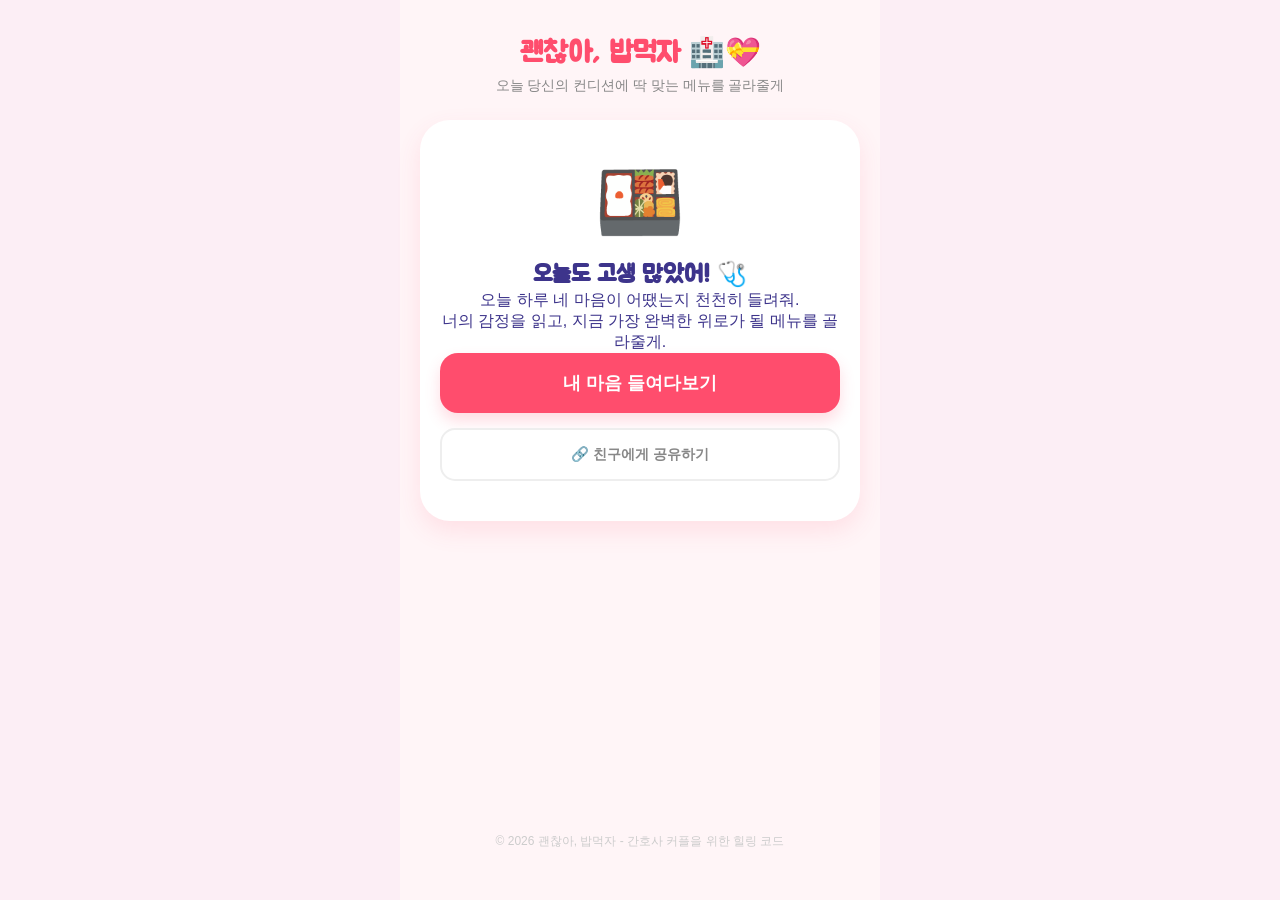
<file: index.html>
<!DOCTYPE html>
<html lang="ko">
<head>
    <meta charset="UTF-8">
    <meta name="viewport" content="width=device-width, initial-scale=1.0, maximum-scale=1.0, user-scalable=no, viewport-fit=cover">
    <title>괜찮아, 밥먹자 🏥💝 | 간호사 맞춤 기분 분석</title>
    
    <!-- Google AdSense -->
    <script async src="https://pagead2.googlesyndication.com/pagead/js/adsbygoogle.js?client=ca-pub-7722735349463695" crossorigin="anonymous"></script>
    <meta name="google-adsense-account" content="ca-pub-7722735349463695">

    <!-- Open Graph Meta Tags for KakaoTalk/Social Sharing -->
    <meta property="og:title" content="괜찮아, 밥먹자 🏥💝">
    <meta property="og:description" content="지친 당신의 마음을 읽고, 지금 가장 필요한 위로의 한 끼를 추천해드려요.">
    <meta property="og:type" content="website">
    <meta property="og:url" content="https://mygirlfriendfood.pages.dev/">
    <meta property="og:image" content="https://images.unsplash.com/photo-1621310158204-62967f8a7e08?q=80&w=800">

    <!-- Cache busting with v=5.0 -->
    <link rel="stylesheet" href="style.css?v=5.0">
    <link href="https://fonts.googleapis.com/css2?family=Jua&family=Pretendard:wght@400;700;900&display=swap" rel="stylesheet">
</head>
<body class="mobile-only">
    <div class="app-wrapper">
        <header class="header">
            <h1 id="app-title">괜찮아, 밥먹자 🏥💝</h1>
            <p id="header-subtitle">오늘 당신의 컨디션에 딱 맞는 메뉴를 골라줄게</p>
        </header>

        <main class="main-content">
            <!-- Progress Bar -->
            <div id="survey-progress-container" class="hidden">
                <div class="progress-info">
                    <span id="progress-text">컨디션 파악 중...</span>
                </div>
                <div class="progress-bar-bg">
                    <div id="progress-bar-fill" class="progress-bar-fill" style="width: 0%;"></div>
                </div>
            </div>

            <!-- Start Screen -->
            <section id="start-screen" class="step">
                <div class="welcome-card">
                    <span class="welcome-emoji">🍱</span>
                    <h2>오늘도 고생 많았어! 🩺</h2>
                    <p>오늘 하루 네 마음이 어땠는지 천천히 들려줘.<br>너의 감정을 읽고, 지금 가장 완벽한 위로가 될 메뉴를 골라줄게.</p>
                    <button id="btn-start-survey" class="start-btn">내 마음 들여다보기</button>
                    <button id="btn-share-app" class="share-app-btn">🔗 친구에게 공유하기</button>
                </div>
            </section>

            <!-- Survey Section -->
            <section id="survey-area" class="step hidden">
                <div id="question-card" class="question-card">
                    <div class="survey-header">
                        <button id="btn-prev" class="prev-btn">← 뒤로</button>
                    </div>
                    <h3 id="question-text">로딩 중...</h3>
                    <div id="answer-buttons" class="answer-grid">
                        <!-- Buttons injected by JS -->
                    </div>
                </div>
            </section>

            <!-- Result Section -->
            <section id="result-area" class="step hidden">
                <div class="step-title" id="result-title">지금 이런 음식이 필요해! ✨</div>
                <div id="status-summary-box" class="status-summary-box">
                    <!-- Final summary generated by JS -->
                </div>
                
                <div id="results-container" class="results-container">
                    <!-- 3 Result Cards -->
                </div>
                
                <button id="btn-reset" class="reset-btn">다시 파악하기</button>
            </section>
        </main>

        <footer class="footer">
            <p>© 2026 괜찮아, 밥먹자 - 간호사 커플을 위한 힐링 코드</p>
        </footer>
    </div>

    <script src="main.js?v=4.0"></script>
</body>
</html>
</file>
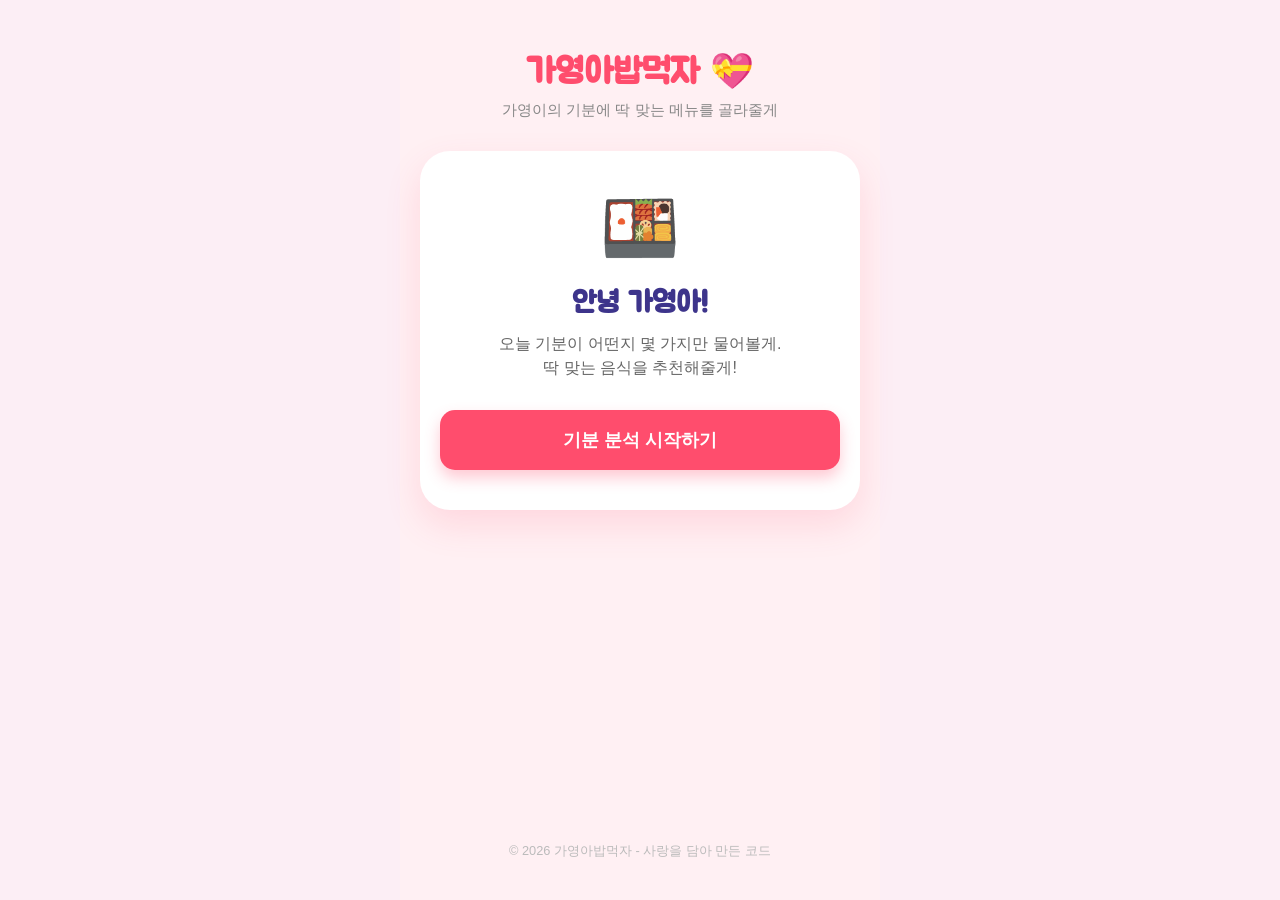
<file: mood-food/index.html>
<!DOCTYPE html>
<html lang="ko">
<head>
    <meta charset="UTF-8">
    <meta name="viewport" content="width=device-width, initial-scale=1.0, maximum-scale=1.0, user-scalable=no, viewport-fit=cover">
    <title>가영아밥먹자 💝 | 섬세한 기분 분석 & 맛있는 메뉴</title>
    <link rel="stylesheet" href="style.css?v=1.2">
    <link href="https://fonts.googleapis.com/css2?family=Jua&family=Pretendard:wght@400;700;900&display=swap" rel="stylesheet">
</head>
<body class="mobile-only">
    <div class="app-wrapper">
        <header class="header">
            <h1>가영아밥먹자 💝</h1>
            <p id="header-subtitle">가영이의 기분에 딱 맞는 메뉴를 골라줄게</p>
        </header>

        <main class="main-content">
            <!-- Progress Bar -->
            <div id="survey-progress-container" class="hidden">
                <div class="progress-info">
                    <span id="progress-text">질문 1 / 10</span>
                </div>
                <div class="progress-bar-bg">
                    <div id="progress-bar-fill" class="progress-bar-fill" style="width: 10%;"></div>
                </div>
            </div>

            <!-- Start Screen -->
            <section id="start-screen" class="step">
                <div class="welcome-card">
                    <span class="welcome-emoji">🍱</span>
                    <h2>안녕 가영아!</h2>
                    <p>오늘 기분이 어떤지 몇 가지만 물어볼게.<br>딱 맞는 음식을 추천해줄게!</p>
                    <button id="btn-start-survey" class="start-btn">기분 분석 시작하기</button>
                </div>
            </section>

            <!-- Survey Section -->
            <section id="survey-area" class="step hidden">
                <div id="question-card" class="question-card">
                    <h3 id="question-text">오늘 하루는 어땠어?</h3>
                    <div id="answer-buttons" class="answer-grid">
                        <!-- Buttons will be injected by JS -->
                    </div>
                </div>
            </section>

            <!-- Result Section -->
            <section id="result-area" class="step hidden">
                <div class="step-title">가영이를 위한 오늘의 메뉴!</div>
                <div id="food-card" class="food-card">
                    <span class="food-emoji" id="res-emoji">🍰</span>
                    <span class="food-name" id="res-name">음식 이름</span>
                    <p class="food-reason" id="res-reason">추천 이유가 들어갑니다.</p>
                </div>
                
                <div class="order-links">
                    <a href="#" id="link-baemin" class="order-btn baemin">배달의민족 앱으로 주문</a>
                    <a href="#" id="link-coupang" class="order-btn coupang">쿠팡이츠 앱으로 주문</a>
                </div>
                
                <button id="btn-reset" class="reset-btn">다시 분석하기</button>
            </section>
        </main>

        <footer class="footer">
            <p>© 2026 가영아밥먹자 - 사랑을 담아 만든 코드</p>
        </footer>
    </div>

    <script src="main.js?v=1.2"></script>
</body>
</html>
</file>
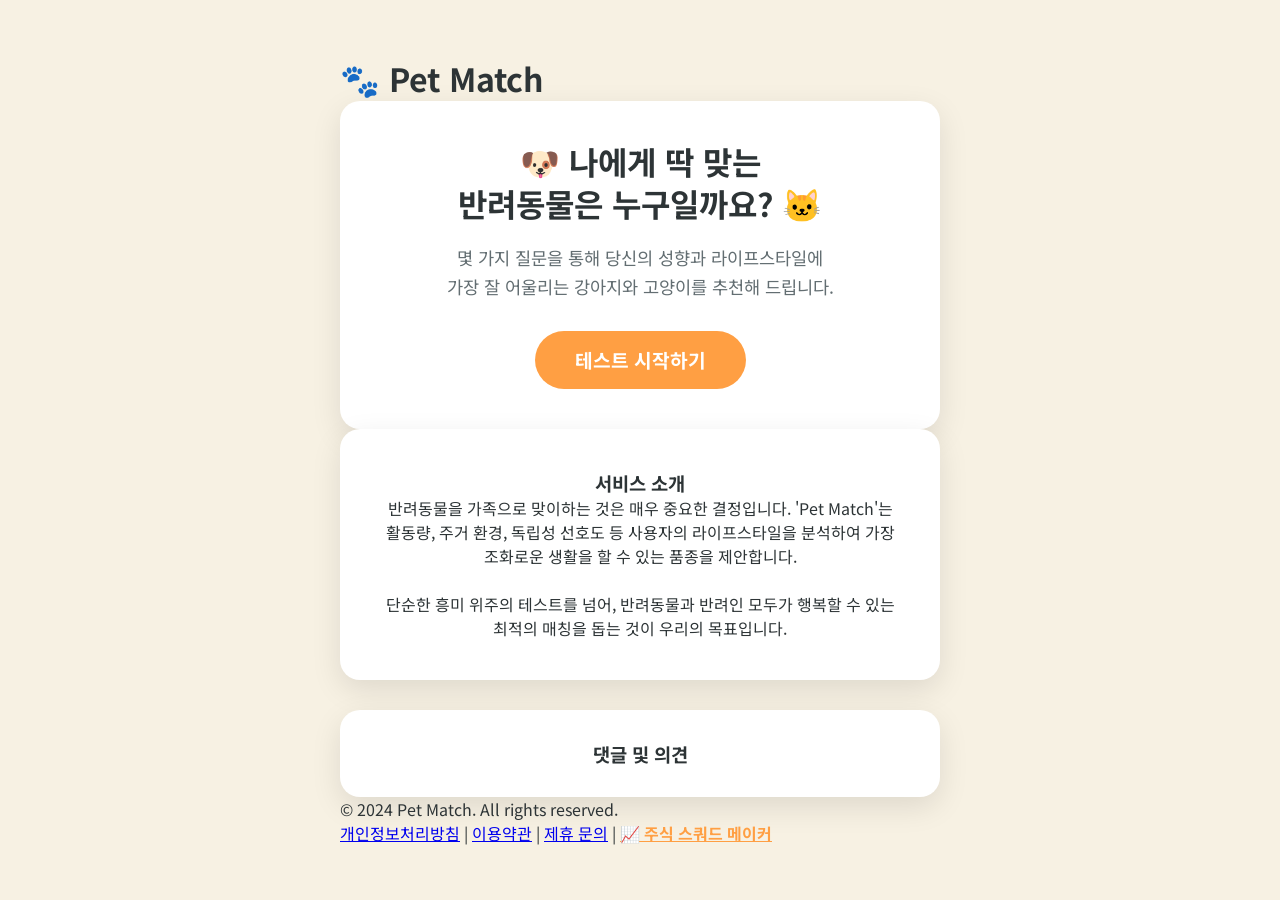
<file: pet-match/index.html>
<!DOCTYPE html>
<html lang="ko">
<head>
    <meta charset="UTF-8">
    <meta name="viewport" content="width=device-width, initial-scale=1.0">
    <title>나만의 반려동물 찾기 | 나에게 어울리는 강아지 고양이 추천 테스트</title>
    <meta name="description" content="라이프스타일과 성향 질문을 통해 당신에게 가장 잘 어울리는 반려동물 품종을 추천해 드립니다. 나만의 완벽한 파트너를 찾아보세요.">
    <meta property="og:title" content="나만의 반려동물 찾기">
    <meta property="og:description" content="당신의 성향에 딱 맞는 반려동물은? 지금 바로 테스트해보세요!">
    <link rel="stylesheet" href="style.css">
    <link href="https://fonts.googleapis.com/css2?family=Noto+Sans+KR:wght@400;700&display=swap" rel="stylesheet">
    <meta name="google-adsense-account" content="ca-pub-7722735349463695">
    <script async src="https://pagead2.googlesyndication.com/pagead/js/adsbygoogle.js?client=ca-pub-7722735349463695"
     crossorigin="anonymous"></script>
</head>
<body>
    <div class="container">
        <header class="main-header">
            <h1 onclick="location.reload()" style="cursor:pointer">🐾 Pet Match</h1>
        </header>

        <!-- Home Screen -->
        <section id="home" class="card">
            <h2 class="title">🐶 나에게 딱 맞는 <br>반려동물은 누구일까요? 🐱</h2>
            <p class="subtitle">몇 가지 질문을 통해 당신의 성향과 라이프스타일에 <br>가장 잘 어울리는 강아지와 고양이를 추천해 드립니다.</p>
            <button class="main-btn" onclick="startQuiz()">테스트 시작하기</button>
        </section>

        <!-- About Section (Content Enhancement) -->
        <section id="about" class="card">
            <h3 class="section-title">서비스 소개</h3>
            <p class="desc-text">
                반려동물을 가족으로 맞이하는 것은 매우 중요한 결정입니다. 'Pet Match'는 활동량, 주거 환경, 독립성 선호도 등 사용자의 라이프스타일을 분석하여 가장 조화로운 생활을 할 수 있는 품종을 제안합니다. <br><br>
                단순한 흥미 위주의 테스트를 넘어, 반려동물과 반려인 모두가 행복할 수 있는 최적의 매칭을 돕는 것이 우리의 목표입니다.
            </p>
        </section>

        <!-- Quiz Screen -->
        <section id="quiz" class="card" style="display: none;">
            <div class="progress-container">
                <div id="progress" class="progress-bar"></div>
            </div>
            <div id="quiz-container">
                <!-- Questions will be injected here -->
            </div>
        </section>

        <!-- Results Screen -->
        <section id="results" class="card" style="display: none;">
            <h2 class="result-title">✨ 당신을 위한 최고의 파트너 ✨</h2>
            <div class="result-grid">
                <div id="dog-result" class="result-item"></div>
                <div id="cat-result" class="result-item"></div>
            </div>
            <button class="retry-btn" onclick="restartQuiz()">다시 테스트하기</button>
        </section>

        <!-- Inquiry Screen -->
        <section id="inquiry" class="card" style="display: none;">
            <h2 class="title">🤝 제휴 및 협업 문의</h2>
            <p class="subtitle">함께 성장할 파트너를 기다립니다. <br>내용을 남겨주시면 담당자가 연락드리겠습니다.</p>
            
            <form action="https://formspree.io/f/xvznpbvk" method="POST" class="inquiry-form">
                <div class="form-group">
                    <label for="name">성함/담당자명</label>
                    <input type="text" id="name" name="name" required placeholder="홍길동">
                </div>
                <div class="form-group">
                    <label for="email">이메일 주소</label>
                    <input type="email" id="email" name="_replyto" required placeholder="example@email.com">
                </div>
                <div class="form-group">
                    <label for="company">회사명/단체명</label>
                    <input type="text" id="company" name="company" placeholder="회사명 (선택)">
                </div>
                <div class="form-group">
                    <label for="message">문의 내용</label>
                    <textarea id="message" name="message" required placeholder="문의하실 내용을 입력해주세요." rows="5"></textarea>
                </div>
                <button type="submit" class="main-btn">문의 보내기</button>
            </form>
            <button class="back-btn" onclick="goHome()">뒤로 가기</button>
        </section>

        <!-- Comments Section -->
        <section class="card comment-section">
            <h3 class="section-title">댓글 및 의견</h3>
            <div id="disqus_thread"></div>
            <script>
                (function() { // DON'T EDIT BELOW THIS LINE
                var d = document, s = d.createElement('script');
                s.src = 'https://hobintestproduct.disqus.com/embed.js';
                s.setAttribute('data-timestamp', +new Date());
                (d.head || d.body).appendChild(s);
                })();
            </script>
            <noscript>Please enable JavaScript to view the <a href="https://disqus.com/?ref_noscript">comments powered by Disqus.</a></noscript>
        </section>

        <footer class="main-footer">
            <p>&copy; 2024 Pet Match. All rights reserved.</p>
            <div class="footer-links">
                <a href="privacy.html">개인정보처리방침</a> | 
                <a href="terms.html">이용약관</a> | 
                <a href="#" onclick="showInquiry(); return false;">제휴 문의</a> |
                <a href="stock-squad/index.html" style="color:var(--primary-color); font-weight:bold;">📈 주식 스쿼드 메이커</a>
            </div>
        </footer>
    </div>

    <script src="main.js"></script>
</body>
</html>
</file>
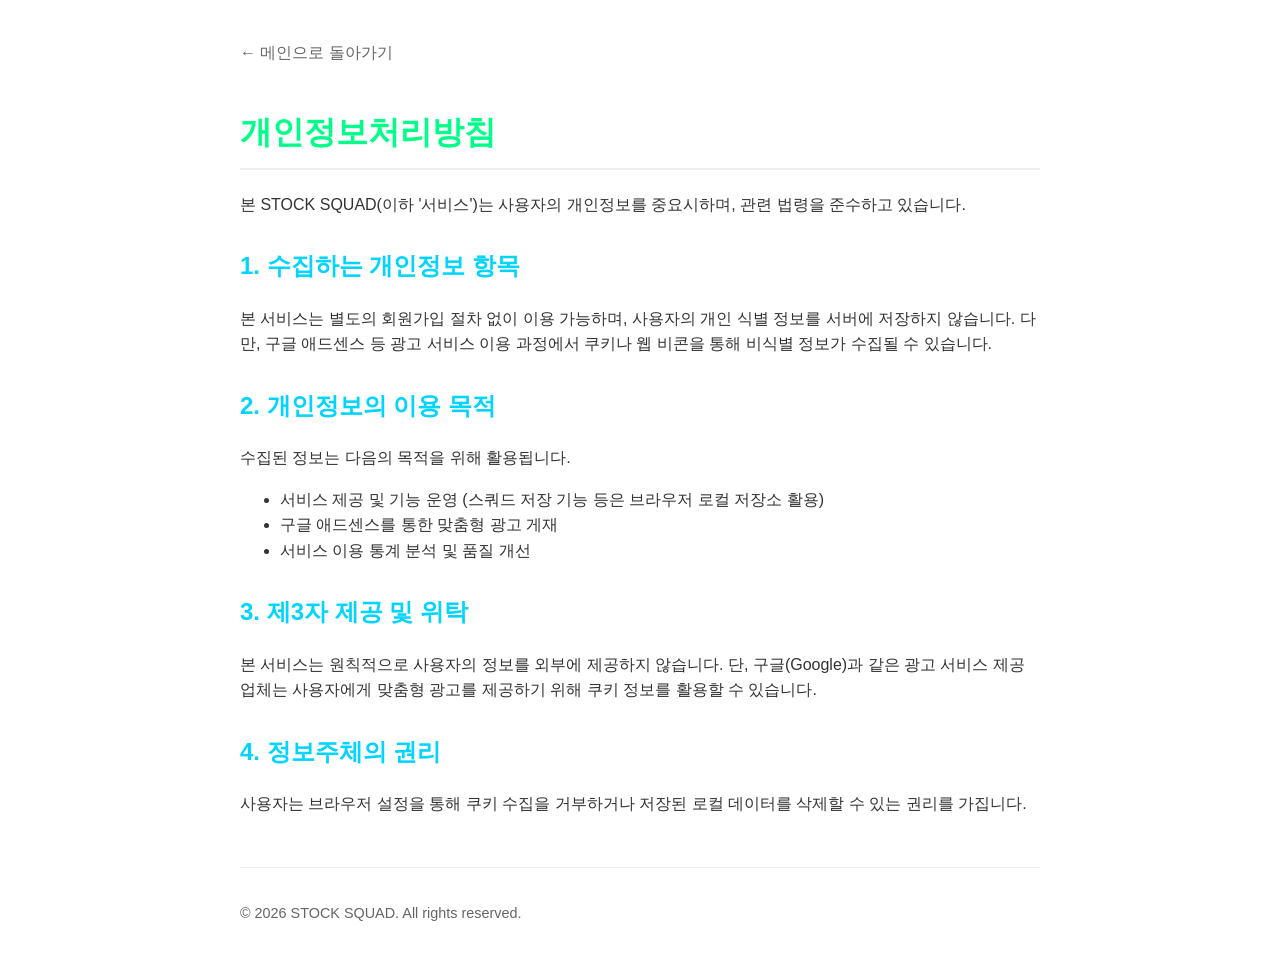
<file: privacy.html>
<!DOCTYPE html>
<html lang="ko">
<head>
    <meta charset="UTF-8">
    <meta name="viewport" content="width=device-width, initial-scale=1.0">
    <title>개인정보처리방침 | STOCK SQUAD</title>
    <style>
        body { font-family: 'Pretendard', sans-serif; line-height: 1.6; color: #333; max-width: 800px; margin: 40px auto; padding: 0 20px; }
        h1 { color: #00ff88; border-bottom: 2px solid #eee; padding-bottom: 10px; }
        h2 { color: #00d4ff; margin-top: 30px; }
        footer { margin-top: 50px; font-size: 0.9rem; color: #666; border-top: 1px solid #eee; padding-top: 20px; }
        .back-link { display: inline-block; margin-bottom: 20px; color: #666; text-decoration: none; }
    </style>
</head>
<body>
    <a href="index.html" class="back-link">← 메인으로 돌아가기</a>
    <h1>개인정보처리방침</h1>
    <p>본 STOCK SQUAD(이하 '서비스')는 사용자의 개인정보를 중요시하며, 관련 법령을 준수하고 있습니다.</p>

    <h2>1. 수집하는 개인정보 항목</h2>
    <p>본 서비스는 별도의 회원가입 절차 없이 이용 가능하며, 사용자의 개인 식별 정보를 서버에 저장하지 않습니다. 다만, 구글 애드센스 등 광고 서비스 이용 과정에서 쿠키나 웹 비콘을 통해 비식별 정보가 수집될 수 있습니다.</p>

    <h2>2. 개인정보의 이용 목적</h2>
    <p>수집된 정보는 다음의 목적을 위해 활용됩니다.</p>
    <ul>
        <li>서비스 제공 및 기능 운영 (스쿼드 저장 기능 등은 브라우저 로컬 저장소 활용)</li>
        <li>구글 애드센스를 통한 맞춤형 광고 게재</li>
        <li>서비스 이용 통계 분석 및 품질 개선</li>
    </ul>

    <h2>3. 제3자 제공 및 위탁</h2>
    <p>본 서비스는 원칙적으로 사용자의 정보를 외부에 제공하지 않습니다. 단, 구글(Google)과 같은 광고 서비스 제공업체는 사용자에게 맞춤형 광고를 제공하기 위해 쿠키 정보를 활용할 수 있습니다.</p>

    <h2>4. 정보주체의 권리</h2>
    <p>사용자는 브라우저 설정을 통해 쿠키 수집을 거부하거나 저장된 로컬 데이터를 삭제할 수 있는 권리를 가집니다.</p>

    <footer>
        <p>© 2026 STOCK SQUAD. All rights reserved.</p>
    </footer>
</body>
</html>
</file>
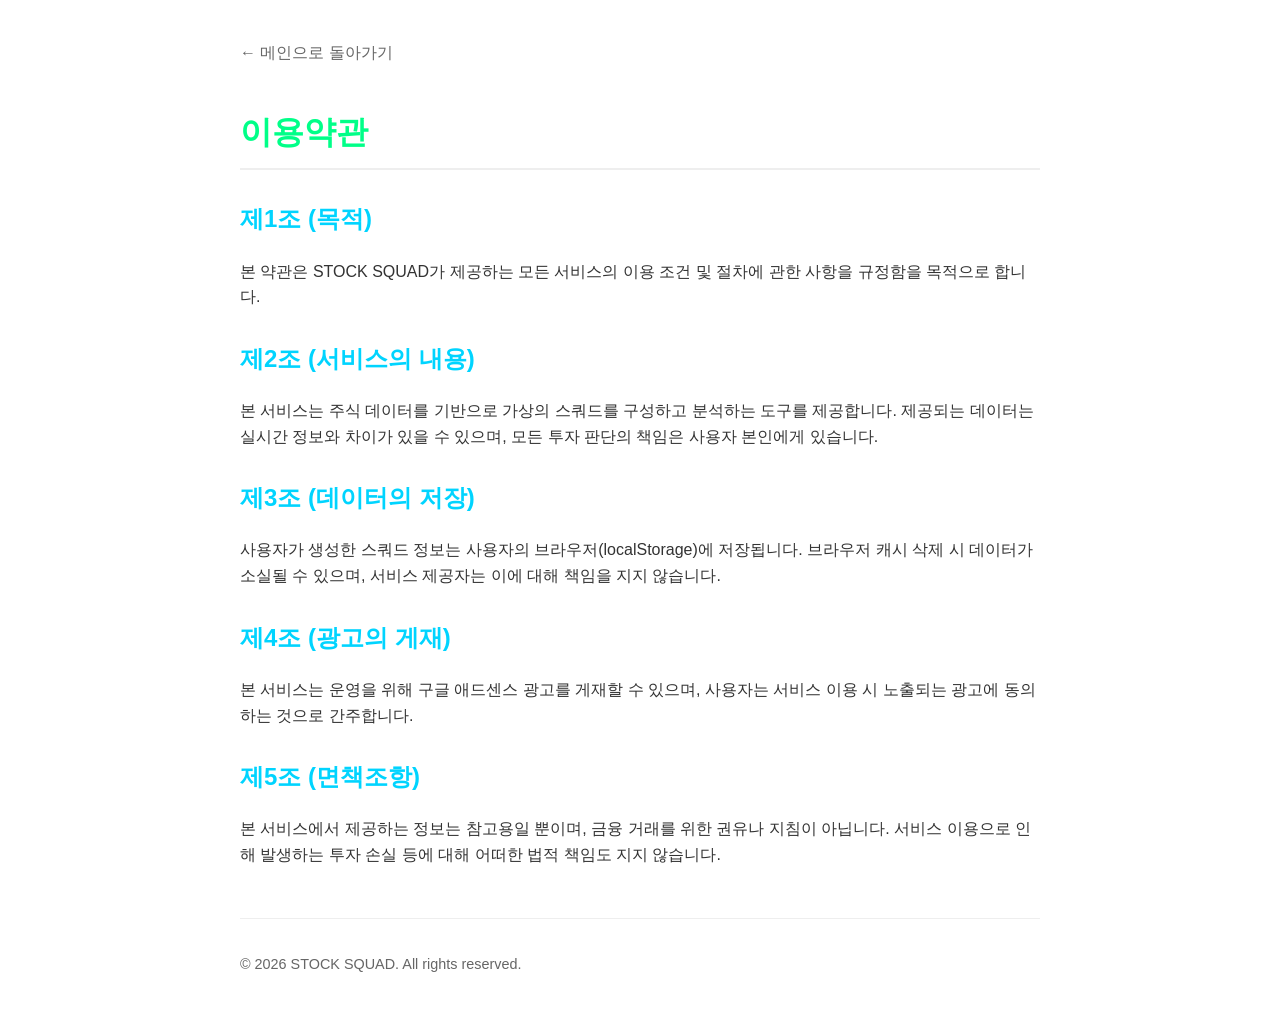
<file: terms.html>
<!DOCTYPE html>
<html lang="ko">
<head>
    <meta charset="UTF-8">
    <meta name="viewport" content="width=device-width, initial-scale=1.0">
    <title>이용약관 | STOCK SQUAD</title>
    <style>
        body { font-family: 'Pretendard', sans-serif; line-height: 1.6; color: #333; max-width: 800px; margin: 40px auto; padding: 0 20px; }
        h1 { color: #00ff88; border-bottom: 2px solid #eee; padding-bottom: 10px; }
        h2 { color: #00d4ff; margin-top: 30px; }
        footer { margin-top: 50px; font-size: 0.9rem; color: #666; border-top: 1px solid #eee; padding-top: 20px; }
        .back-link { display: inline-block; margin-bottom: 20px; color: #666; text-decoration: none; }
    </style>
</head>
<body>
    <a href="index.html" class="back-link">← 메인으로 돌아가기</a>
    <h1>이용약관</h1>
    
    <h2>제1조 (목적)</h2>
    <p>본 약관은 STOCK SQUAD가 제공하는 모든 서비스의 이용 조건 및 절차에 관한 사항을 규정함을 목적으로 합니다.</p>

    <h2>제2조 (서비스의 내용)</h2>
    <p>본 서비스는 주식 데이터를 기반으로 가상의 스쿼드를 구성하고 분석하는 도구를 제공합니다. 제공되는 데이터는 실시간 정보와 차이가 있을 수 있으며, 모든 투자 판단의 책임은 사용자 본인에게 있습니다.</p>

    <h2>제3조 (데이터의 저장)</h2>
    <p>사용자가 생성한 스쿼드 정보는 사용자의 브라우저(localStorage)에 저장됩니다. 브라우저 캐시 삭제 시 데이터가 소실될 수 있으며, 서비스 제공자는 이에 대해 책임을 지지 않습니다.</p>

    <h2>제4조 (광고의 게재)</h2>
    <p>본 서비스는 운영을 위해 구글 애드센스 광고를 게재할 수 있으며, 사용자는 서비스 이용 시 노출되는 광고에 동의하는 것으로 간주합니다.</p>

    <h2>제5조 (면책조항)</h2>
    <p>본 서비스에서 제공하는 정보는 참고용일 뿐이며, 금융 거래를 위한 권유나 지침이 아닙니다. 서비스 이용으로 인해 발생하는 투자 손실 등에 대해 어떠한 법적 책임도 지지 않습니다.</p>

    <footer>
        <p>© 2026 STOCK SQUAD. All rights reserved.</p>
    </footer>
</body>
</html>
</file>
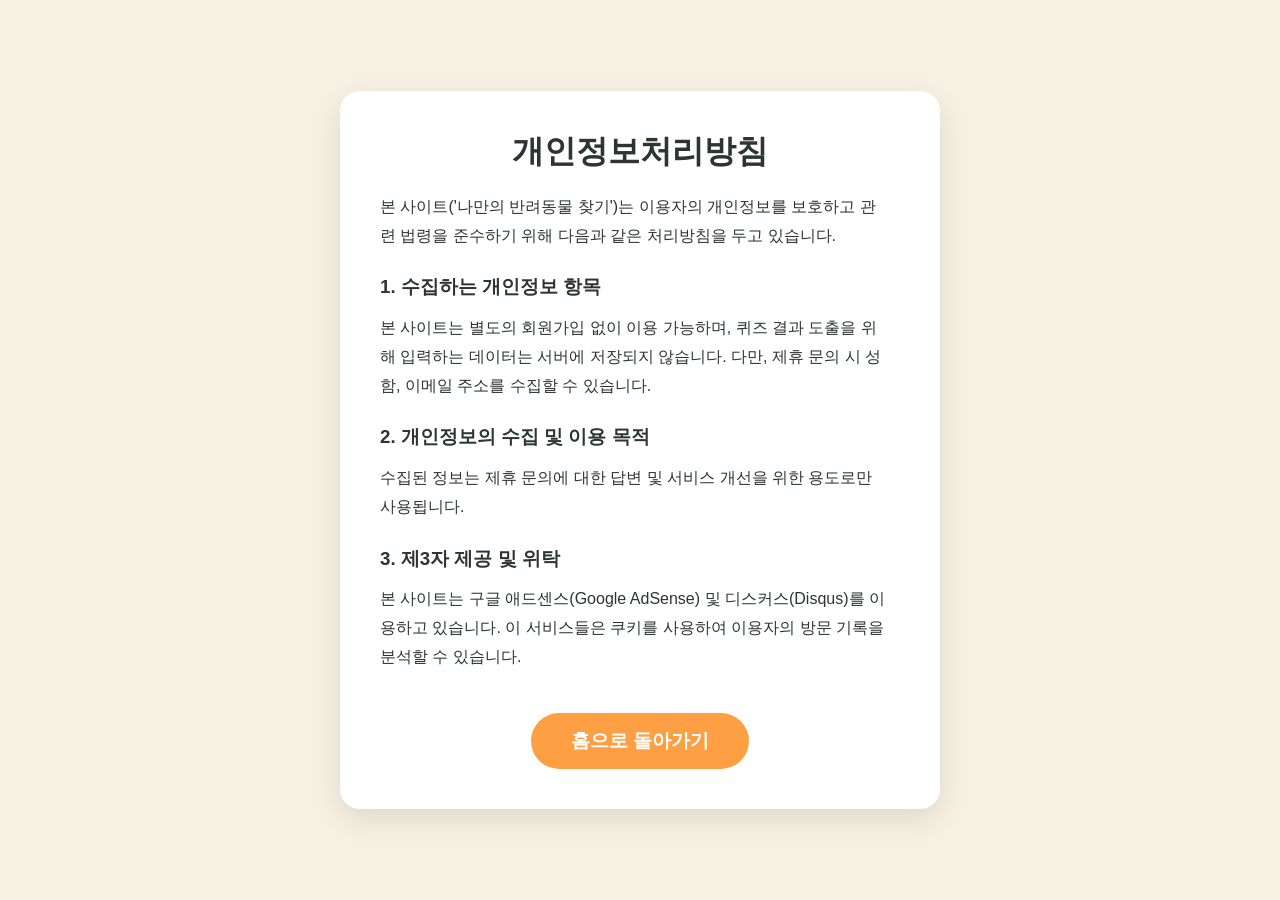
<file: pet-match/privacy.html>
<!DOCTYPE html>
<html lang="ko">
<head>
    <meta charset="UTF-8">
    <meta name="viewport" content="width=device-width, initial-scale=1.0">
    <title>개인정보처리방침 | 나만의 반려동물 찾기</title>
    <link rel="stylesheet" href="style.css">
    <style>
        .policy-content {
            text-align: left;
            line-height: 1.8;
            max-height: 500px;
            overflow-y: auto;
            padding-right: 15px;
            margin-bottom: 20px;
        }
        .policy-content h3 { margin-top: 20px; margin-bottom: 10px; }
    </style>
</head>
<body>
    <div class="container">
        <section class="card">
            <h1 class="title">개인정보처리방침</h1>
            <div class="policy-content">
                <p>본 사이트('나만의 반려동물 찾기')는 이용자의 개인정보를 보호하고 관련 법령을 준수하기 위해 다음과 같은 처리방침을 두고 있습니다.</p>
                
                <h3>1. 수집하는 개인정보 항목</h3>
                <p>본 사이트는 별도의 회원가입 없이 이용 가능하며, 퀴즈 결과 도출을 위해 입력하는 데이터는 서버에 저장되지 않습니다. 다만, 제휴 문의 시 성함, 이메일 주소를 수집할 수 있습니다.</p>
                
                <h3>2. 개인정보의 수집 및 이용 목적</h3>
                <p>수집된 정보는 제휴 문의에 대한 답변 및 서비스 개선을 위한 용도로만 사용됩니다.</p>
                
                <h3>3. 제3자 제공 및 위탁</h3>
                <p>본 사이트는 구글 애드센스(Google AdSense) 및 디스커스(Disqus)를 이용하고 있습니다. 이 서비스들은 쿠키를 사용하여 이용자의 방문 기록을 분석할 수 있습니다.</p>
                
                <h3>4. 쿠키의 사용</h3>
                <p>이용자는 브라우저 설정을 통해 쿠키 저장을 거부할 수 있습니다. 다만 쿠키 거부 시 일부 서비스 이용에 어려움이 있을 수 있습니다.</p>
            </div>
            <button class="main-btn" onclick="location.href='index.html'">홈으로 돌아가기</button>
        </section>
    </div>
</body>
</html>
</file>
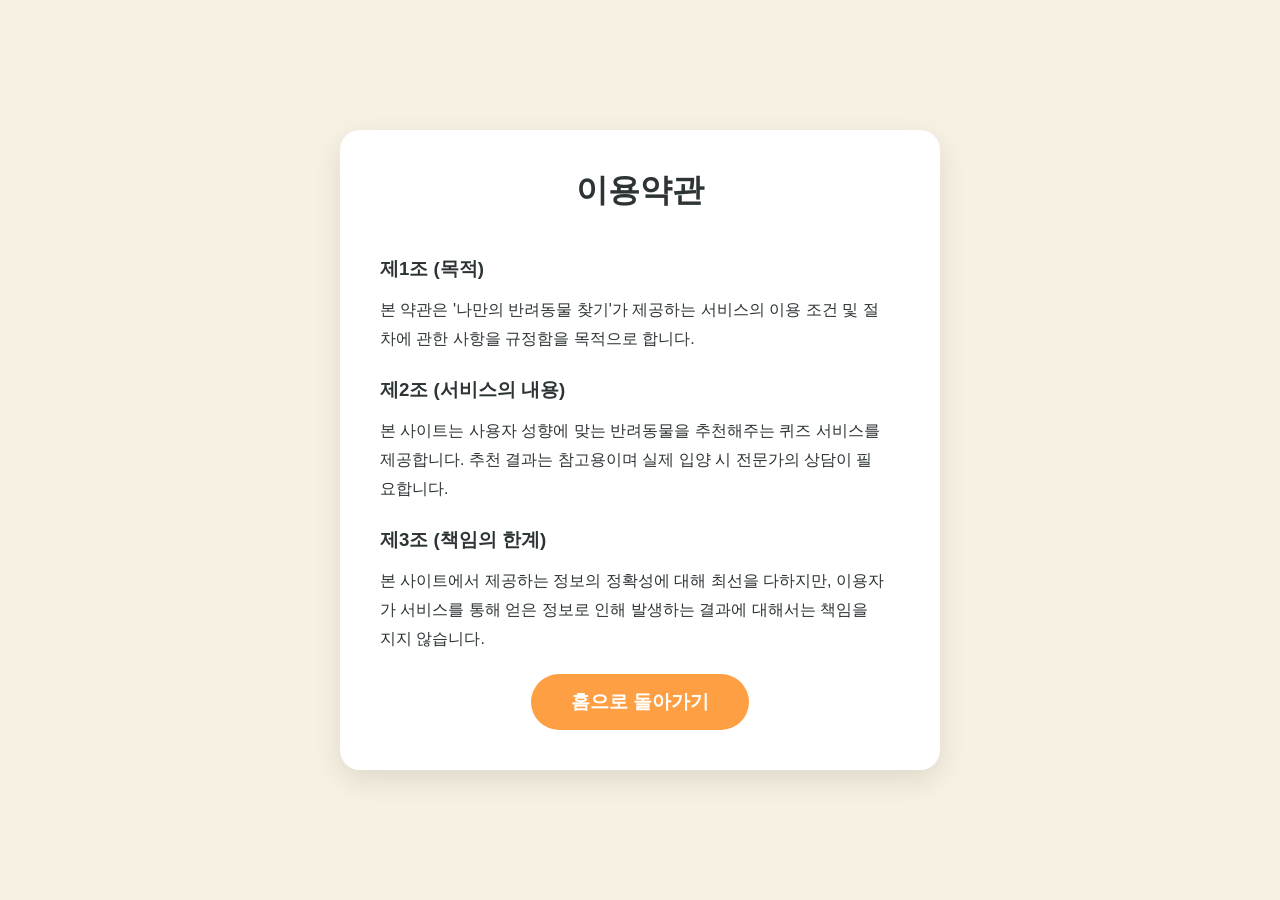
<file: pet-match/terms.html>
<!DOCTYPE html>
<html lang="ko">
<head>
    <meta charset="UTF-8">
    <meta name="viewport" content="width=device-width, initial-scale=1.0">
    <title>이용약관 | 나만의 반려동물 찾기</title>
    <link rel="stylesheet" href="style.css">
    <style>
        .policy-content {
            text-align: left;
            line-height: 1.8;
            max-height: 500px;
            overflow-y: auto;
            padding-right: 15px;
            margin-bottom: 20px;
        }
        .policy-content h3 { margin-top: 20px; margin-bottom: 10px; }
    </style>
</head>
<body>
    <div class="container">
        <section class="card">
            <h1 class="title">이용약관</h1>
            <div class="policy-content">
                <h3>제1조 (목적)</h3>
                <p>본 약관은 '나만의 반려동물 찾기'가 제공하는 서비스의 이용 조건 및 절차에 관한 사항을 규정함을 목적으로 합니다.</p>
                
                <h3>제2조 (서비스의 내용)</h3>
                <p>본 사이트는 사용자 성향에 맞는 반려동물을 추천해주는 퀴즈 서비스를 제공합니다. 추천 결과는 참고용이며 실제 입양 시 전문가의 상담이 필요합니다.</p>
                
                <h3>제3조 (책임의 한계)</h3>
                <p>본 사이트에서 제공하는 정보의 정확성에 대해 최선을 다하지만, 이용자가 서비스를 통해 얻은 정보로 인해 발생하는 결과에 대해서는 책임을 지지 않습니다.</p>
            </div>
            <button class="main-btn" onclick="location.href='index.html'">홈으로 돌아가기</button>
        </section>
    </div>
</body>
</html>
</file>
<file: style.css>
:root {
    --bg-main: #fff5f7;
    --primary: #ff4d6d;
    --secondary: #ff85a1;
    --text: #3d348b;
    --white: #ffffff;
    --baemin: #2ac1bc;
    --coupang: #00aaff;
    --youtube: #ff0000;
    --shadow: 0 10px 25px rgba(255, 77, 109, 0.12);
}

* {
    box-sizing: border-box;
    margin: 0; padding: 0;
    font-family: 'Pretendard', sans-serif;
    -webkit-tap-highlight-color: transparent;
}

h1, h2, h3, .step-title, .food-name, .label {
    font-family: 'Jua', sans-serif;
}

body {
    background-color: #fceef5;
    color: var(--text);
}

.app-wrapper {
    width: 100%;
    max-width: 480px;
    min-height: 100dvh;
    margin: 0 auto;
    background-color: var(--bg-main);
    display: flex;
    flex-direction: column;
    padding: 20px;
}

.header { padding: 15px 0 25px; text-align: center; position: relative; }
.header h1 { font-size: 1.8rem; color: var(--primary); margin-bottom: 5px; }
.header p { font-size: 0.85rem; color: #888; }

.hidden { display: none !important; }

/* Progress Bar */
#survey-progress-container { margin-bottom: 20px; }
.progress-info { font-size: 0.8rem; font-weight: 700; color: var(--primary); margin-bottom: 5px; text-align: right; }
.progress-bar-bg { width: 100%; height: 8px; background: #eee; border-radius: 4px; overflow: hidden; }
.progress-bar-fill { height: 100%; background: var(--primary); transition: width 0.3s ease; }

/* Start Screen */
.welcome-card { background: var(--white); padding: 40px 20px; border-radius: 30px; text-align: center; box-shadow: var(--shadow); }
.welcome-emoji { font-size: 4.5rem; display: block; margin-bottom: 15px; }
.start-btn { width: 100%; padding: 18px; background: var(--primary); color: #fff; border: none; border-radius: 18px; font-size: 1.1rem; font-weight: 900; cursor: pointer; box-shadow: 0 8px 15px rgba(255, 77, 109, 0.2); }

/* Question Card */
.question-card { background: var(--white); padding: 25px 20px 35px; border-radius: 30px; box-shadow: var(--shadow); position: relative; }
.survey-header { display: flex; justify-content: flex-start; margin-bottom: 15px; }
.prev-btn { background: none; border: none; color: var(--primary); font-weight: 800; font-size: 0.85rem; cursor: pointer; padding: 5px; opacity: 0.7; }
.prev-btn:active { opacity: 1; transform: translateX(-3px); }

#question-text { font-size: 1.3rem; margin-bottom: 25px; line-height: 1.4; text-align: center; color: var(--text); }

.share-app-btn {
    width: 100%; padding: 15px; background: #fff; color: #888;
    border: 2px solid #eee; border-radius: 15px; font-size: 0.9rem; font-weight: 700;
    cursor: pointer; margin-top: 15px; transition: 0.2s;
}
.share-app-btn:active { background: #f8f9fa; transform: scale(0.98); }

.answer-grid { display: flex; flex-direction: column; gap: 10px; }
.answer-btn { width: 100%; padding: 16px; background: #fff8f9; border: 2px solid #ffeff1; border-radius: 15px; font-size: 0.95rem; font-weight: 700; color: var(--text); cursor: pointer; transition: 0.2s; text-align: center; }
.answer-btn:active { background: var(--primary); color: #fff; transform: scale(0.98); }

/* Result Area (No Image Version) */
.status-summary-box {
    background: var(--white); border: 2.5px solid var(--primary); border-radius: 20px;
    padding: 18px; text-align: center; font-size: 0.95rem; font-weight: 800;
    line-height: 1.5; color: var(--text); margin-bottom: 20px;
}

.results-container { display: flex; flex-direction: column; gap: 15px; }

.food-card {
    background: var(--white);
    border-radius: 25px;
    box-shadow: var(--shadow);
    padding: 20px;
    text-align: center;
    animation: slideUp 0.6s cubic-bezier(0.175, 0.885, 0.32, 1.275);
}

@keyframes slideUp { from { opacity: 0; transform: translateY(20px); } to { opacity: 1; transform: translateY(0); } }

.food-name { font-size: 1.5rem; color: var(--primary); margin-bottom: 8px; display: block; }
.food-reason { font-size: 0.85rem; color: #666; line-height: 1.4; margin-bottom: 20px; }

.youtube-btn {
    width: 100%; padding: 12px; background: var(--youtube); color: #fff;
    border-radius: 12px; text-decoration: none; font-weight: 800;
    display: flex; align-items: center; justify-content: center; gap: 8px;
    margin-bottom: 12px; font-size: 0.9rem;
}

.order-btn-group { display: grid; grid-template-columns: 1fr 1fr 1fr; gap: 8px; }
.mini-order-btn { 
    padding: 12px 5px; border-radius: 12px; text-decoration: none; 
    color: #fff; font-weight: 800; font-size: 0.8rem; text-align: center; 
    display: flex; align-items: center; justify-content: center;
}
.mini-baemin { background-color: var(--baemin); }
.mini-coupang { background-color: var(--coupang); }
.mini-kakao { background-color: var(--kakao); color: #3c1e1e; }

.reset-btn { width: 100%; padding: 20px; background: none; border: none; color: #aaa; font-weight: 700; cursor: pointer; margin-top: 15px; }
.footer { margin-top: auto; padding: 30px 0; text-align: center; font-size: 0.75rem; color: #ccc; }
</file>
<file: mood-food/style.css>
:root {
    --bg-main: #fff0f3;
    --primary: #ff4d6d;
    --secondary: #ff85a1;
    --text: #3d348b;
    --white: #ffffff;
    --baemin: #2ac1bc;
    --coupang: #00aaff;
    --shadow: 0 15px 35px rgba(255, 77, 109, 0.15);
}

* {
    box-sizing: border-box;
    margin: 0; padding: 0;
    font-family: 'Pretendard', sans-serif;
    -webkit-tap-highlight-color: transparent;
}

h1, h2, .step-title, .food-name, .label, #question-text {
    font-family: 'Jua', sans-serif;
}

body {
    background-color: #fceef5;
    color: var(--text);
    overflow-x: hidden;
}

.app-wrapper {
    width: 100%;
    max-width: 480px;
    min-height: 100dvh;
    margin: 0 auto;
    background-color: var(--bg-main);
    display: flex;
    flex-direction: column;
    padding: 20px;
}

.header { padding: 30px 0; text-align: center; }
.header h1 { font-size: 2.2rem; color: var(--primary); margin-bottom: 5px; }
.header p { font-size: 0.95rem; color: #888; }

/* Progress Bar */
#survey-progress-container { margin-bottom: 20px; }
.progress-info { font-size: 0.85rem; font-weight: 700; color: var(--primary); margin-bottom: 8px; text-align: right; }
.progress-bar-bg { width: 100%; height: 10px; background: #eee; border-radius: 5px; overflow: hidden; }
.progress-bar-fill { height: 100%; background: var(--primary); transition: width 0.3s ease; }

/* Welcome Card */
.welcome-card {
    background: var(--white);
    padding: 40px 20px;
    border-radius: 30px;
    text-align: center;
    box-shadow: var(--shadow);
}
.welcome-emoji { font-size: 4rem; display: block; margin-bottom: 20px; }
.welcome-card h2 { font-size: 1.8rem; margin-bottom: 10px; color: var(--text); }
.welcome-card p { font-size: 1rem; color: #666; line-height: 1.5; margin-bottom: 30px; }

.start-btn {
    width: 100%; padding: 18px; background: var(--primary); color: #fff;
    border: none; border-radius: 15px; font-size: 1.1rem; font-weight: 900;
    cursor: pointer; box-shadow: 0 8px 15px rgba(255, 77, 109, 0.3);
}

/* Question Card */
.question-card {
    background: var(--white);
    padding: 30px 20px;
    border-radius: 30px;
    box-shadow: var(--shadow);
    text-align: center;
}
#question-text { font-size: 1.4rem; color: var(--text); margin-bottom: 25px; line-height: 1.4; }

.answer-grid { display: flex; flex-direction: column; gap: 12px; }
.answer-btn {
    width: 100%; padding: 18px; background: #fdf2f5; color: var(--text);
    border: 2px solid transparent; border-radius: 15px; font-size: 1rem;
    font-weight: 700; cursor: pointer; transition: all 0.2s;
    text-align: center;
}
.answer-btn:active { background: var(--primary); color: #fff; transform: scale(0.98); }

/* Result Area */
.hidden { display: none; }
.step-title { font-size: 1.3rem; margin-bottom: 20px; text-align: center; color: var(--text); }

.food-card {
    background: var(--white);
    padding: 35px 20px;
    border-radius: 30px;
    text-align: center;
    box-shadow: var(--shadow);
    margin-bottom: 30px;
    animation: popIn 0.5s cubic-bezier(0.175, 0.885, 0.32, 1.275);
}

@keyframes popIn {
    from { opacity: 0; transform: scale(0.9); }
    to { opacity: 1; transform: scale(1); }
}

.food-emoji { font-size: 5rem; display: block; margin-bottom: 15px; }
.food-name { font-size: 1.8rem; color: var(--primary); margin-bottom: 15px; display: block; }
.food-reason { font-size: 0.95rem; color: #555; line-height: 1.6; }

.order-links { display: flex; flex-direction: column; gap: 12px; margin-bottom: 20px; }
.order-btn {
    padding: 20px; border-radius: 18px; text-decoration: none;
    color: var(--white); font-weight: 900; text-align: center;
    font-size: 1.1rem; box-shadow: 0 8px 15px rgba(0,0,0,0.1);
}
.baemin { background-color: var(--baemin); }
.coupang { background-color: var(--coupang); }

.reset-btn { width: 100%; padding: 15px; background: none; border: none; color: #aaa; font-weight: 700; cursor: pointer; }

.footer { margin-top: auto; padding: 20px 0; text-align: center; font-size: 0.8rem; color: #bbb; }
</file>
<file: pet-match/style.css>
:root {
    --primary-color: #ff9f43;
    --secondary-color: #54a0ff;
    --bg-color: #f7f1e3;
    --text-color: #2d3436;
    --card-bg: #ffffff;
}

* {
    box-sizing: border-box;
    margin: 0;
    padding: 0;
    font-family: 'Noto Sans KR', sans-serif;
}

body {
    background-color: var(--bg-color);
    color: var(--text-color);
    display: flex;
    justify-content: center;
    align-items: center;
    min-height: 100vh;
    padding: 20px;
}

.container {
    width: 100%;
    max-width: 600px;
}

.card {
    background: var(--card-bg);
    padding: 40px;
    border-radius: 20px;
    box-shadow: 0 10px 30px rgba(0,0,0,0.1);
    text-align: center;
    transition: all 0.3s ease;
}

.title {
    font-size: 2rem;
    margin-bottom: 20px;
    line-height: 1.3;
}

.subtitle {
    font-size: 1.1rem;
    color: #636e72;
    margin-bottom: 30px;
    line-height: 1.6;
}

.main-btn, .retry-btn {
    background-color: var(--primary-color);
    color: white;
    border: none;
    padding: 15px 40px;
    font-size: 1.2rem;
    font-weight: bold;
    border-radius: 50px;
    cursor: pointer;
    transition: transform 0.2s, background-color 0.2s;
}

.main-btn:hover, .retry-btn:hover {
    background-color: #e67e22;
    transform: translateY(-3px);
}

/* Quiz Styles */
.progress-container {
    width: 100%;
    height: 10px;
    background: #dfe6e9;
    border-radius: 5px;
    margin-bottom: 30px;
    overflow: hidden;
}

.progress-bar {
    height: 100%;
    background: var(--primary-color);
    width: 0%;
    transition: width 0.3s ease;
}

.question-text {
    font-size: 1.5rem;
    margin-bottom: 30px;
}

.options-list {
    display: flex;
    flex-direction: column;
    gap: 15px;
}

.option-btn {
    background: #f1f2f6;
    border: 2px solid transparent;
    padding: 15px;
    font-size: 1.1rem;
    border-radius: 12px;
    cursor: pointer;
    transition: all 0.2s;
}

.option-btn:hover {
    background: #dfe4ea;
    border-color: var(--primary-color);
}

/* Result Styles */
.result-title {
    margin-bottom: 30px;
    color: var(--primary-color);
}

.result-grid {
    display: grid;
    grid-template-columns: 1fr 1fr;
    gap: 20px;
    margin-bottom: 30px;
}

@media (max-width: 480px) {
    .result-grid {
        grid-template-columns: 1fr;
    }
}

.result-item {
    background: #f9f9f9;
    padding: 20px;
    border-radius: 15px;
    text-align: left;
}

.result-item h3 {
    margin-bottom: 10px;
    font-size: 1.2rem;
    color: #2d3436;
}

.result-item p {
    font-size: 0.95rem;
    line-height: 1.5;
    color: #636e72;
}

.retry-btn {
    background-color: #636e72;
    margin-top: 20px;
}

/* Inquiry Styles */
.inquiry-link {
    margin-top: 25px;
    font-size: 0.9rem;
    color: #b2bec3;
    text-decoration: underline;
    cursor: pointer;
    transition: color 0.2s;
}

.inquiry-link:hover {
    color: var(--secondary-color);
}

.inquiry-form {
    text-align: left;
    margin-top: 20px;
}

.form-group {
    margin-bottom: 20px;
}

.form-group label {
    display: block;
    font-size: 0.9rem;
    font-weight: bold;
    margin-bottom: 8px;
    color: #2d3436;
}

.form-group input, .form-group textarea {
    width: 100%;
    padding: 12px 15px;
    border: 1px solid #dfe6e9;
    border-radius: 10px;
    font-size: 1rem;
    transition: border-color 0.2s;
}

.form-group input:focus, .form-group textarea:focus {
    outline: none;
    border-color: var(--primary-color);
}

.back-btn {
    background: none;
    border: none;
    color: #636e72;
    margin-top: 20px;
    cursor: pointer;
    text-decoration: underline;
    font-size: 0.95rem;
}

.back-btn:hover {
    color: var(--text-color);
}

.comment-section {
    margin-top: 30px;
    padding: 30px;
}
</file>
